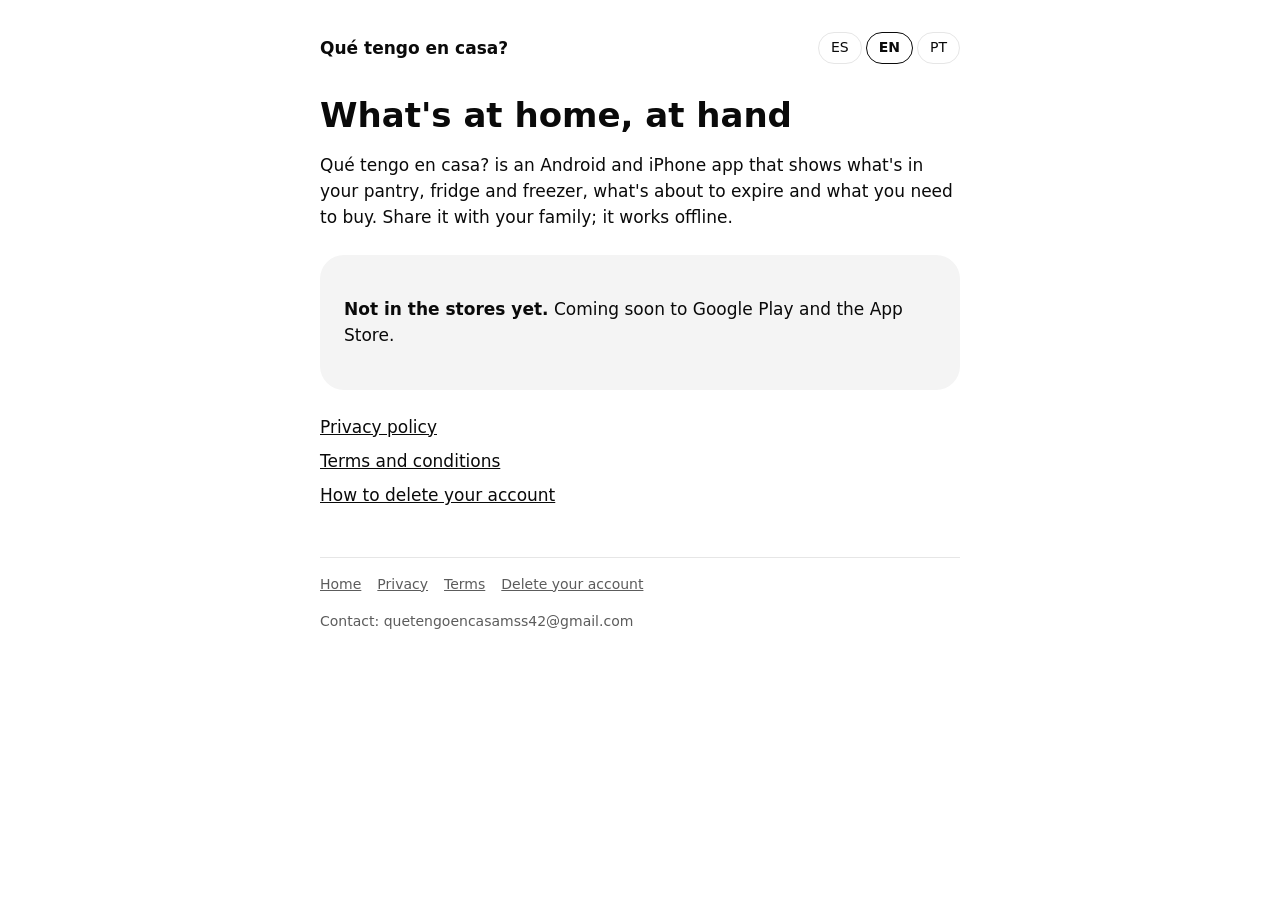
<file: index.html>
<!doctype html>
<html lang="es">
<head>
<meta charset="utf-8">
<meta name="viewport" content="width=device-width, initial-scale=1">
<title>Qué tengo en casa?</title>
<link rel="stylesheet" href="/estilos.css">
<script src="/idioma.js"></script>
</head>
<body>
<main>
<header>
<a class="marca" href="/">Qué tengo en casa?</a>
<nav class="idiomas" aria-label="Idioma / Language / Idioma">
<button type="button" value="es">ES</button><button type="button" value="en">EN</button><button type="button" value="pt">PT</button>
</nav>
</header>
<div data-idioma="es" hidden>
<h1>Lo que hay en tu casa, a mano</h1>
<p>Qué tengo en casa? es una app para Android y iPhone que muestra qué hay en la despensa, la heladera y el freezer, qué está por vencer y qué hay que comprar. Se comparte con la familia y funciona sin conexión.</p>
<div class="tarjeta"><p><strong>Todavía no está en las tiendas.</strong> Muy pronto en Google Play y en el App Store.</p></div>
<ul class="enlaces"><li><a href="/privacidad.html">Política de privacidad</a></li><li><a href="/terminos.html">Términos y condiciones</a></li><li><a href="/eliminar-cuenta.html">Cómo eliminar tu cuenta</a></li></ul>
</div>
<div data-idioma="en" hidden>
<h1>What's at home, at hand</h1>
<p>Qué tengo en casa? is an Android and iPhone app that shows what's in your pantry, fridge and freezer, what's about to expire and what you need to buy. Share it with your family; it works offline.</p>
<div class="tarjeta"><p><strong>Not in the stores yet.</strong> Coming soon to Google Play and the App Store.</p></div>
<ul class="enlaces"><li><a href="/privacidad.html">Privacy policy</a></li><li><a href="/terminos.html">Terms and conditions</a></li><li><a href="/eliminar-cuenta.html">How to delete your account</a></li></ul>
</div>
<div data-idioma="pt" hidden>
<h1>O que tem em casa, na mão</h1>
<p>O Qué tengo en casa? é um app para Android e iPhone que mostra o que há na despensa, na geladeira e no freezer, o que está para vencer e o que precisa comprar. Compartilhe com a família; funciona sem internet.</p>
<div class="tarjeta"><p><strong>Ainda não está nas lojas.</strong> Em breve no Google Play e na App Store.</p></div>
<ul class="enlaces"><li><a href="/privacidad.html">Política de privacidade</a></li><li><a href="/terminos.html">Termos e condições</a></li><li><a href="/eliminar-cuenta.html">Como excluir sua conta</a></li></ul>
</div>

<div data-idioma="es" hidden><footer><a href="/">Inicio</a><a href="/privacidad.html">Privacidad</a><a href="/terminos.html">Términos</a><a href="/eliminar-cuenta.html">Eliminar la cuenta</a><span>Contacto: quetengoencasamss42@gmail.com</span></footer></div><div data-idioma="en" hidden><footer><a href="/">Home</a><a href="/privacidad.html">Privacy</a><a href="/terminos.html">Terms</a><a href="/eliminar-cuenta.html">Delete your account</a><span>Contact: quetengoencasamss42@gmail.com</span></footer></div><div data-idioma="pt" hidden><footer><a href="/">Início</a><a href="/privacidad.html">Privacidade</a><a href="/terminos.html">Termos</a><a href="/eliminar-cuenta.html">Excluir a conta</a><span>Contato: quetengoencasamss42@gmail.com</span></footer></div>
</main>

</body>
</html>
</file>
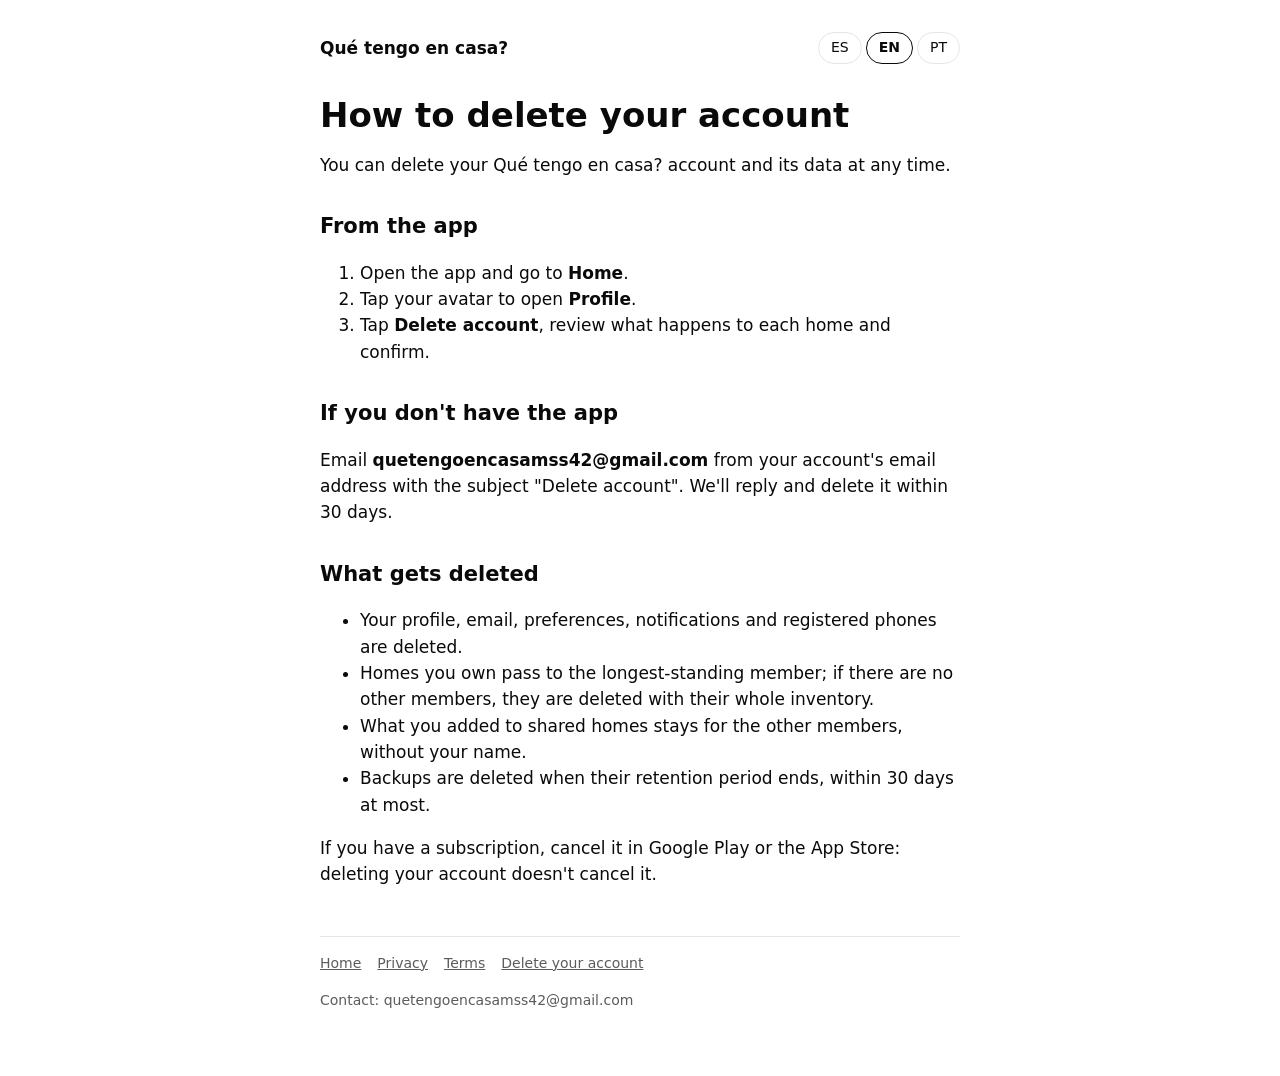
<file: eliminar-cuenta.html>
<!doctype html>
<html lang="es">
<head>
<meta charset="utf-8">
<meta name="viewport" content="width=device-width, initial-scale=1">
<title>Eliminar la cuenta · Qué tengo en casa?</title>
<link rel="stylesheet" href="/estilos.css">
<script src="/idioma.js"></script>
</head>
<body>
<main>
<header>
<a class="marca" href="/">Qué tengo en casa?</a>
<nav class="idiomas" aria-label="Idioma / Language / Idioma">
<button type="button" value="es">ES</button><button type="button" value="en">EN</button><button type="button" value="pt">PT</button>
</nav>
</header>
<div data-idioma="es" hidden>
<h1>Cómo eliminar tu cuenta</h1>
<p>Podés eliminar tu cuenta de Qué tengo en casa? y sus datos en cualquier momento.</p>
<h2>Desde la app</h2>
<ol><li>Abrí la app y entrá a <strong>Casa</strong>.</li><li>Tocá tu avatar para abrir <strong>Perfil</strong>.</li><li>Tocá <strong>Eliminar cuenta</strong>, revisá qué pasa con cada casa y confirmá.</li></ol>
<h2>Si no tenés la app</h2>
<p>Escribinos a <strong>quetengoencasamss42@gmail.com</strong> desde el email de tu cuenta con el asunto «Eliminar cuenta». Te respondemos y la eliminamos en un plazo de 30 días.</p>
<h2>Qué se borra</h2>
<ul><li>Se borran tu perfil, tu email, tus preferencias, tus avisos y los teléfonos registrados.</li>
<li>Las casas de las que sos dueño pasan al miembro más antiguo; si no hay otro miembro, se eliminan con todo su inventario.</li>
<li>Lo que cargaste en casas compartidas queda para los demás miembros, sin tu nombre.</li>
<li>Las copias de seguridad se borran cuando vence su retención, en 30 días como máximo.</li></ul>
<p>Si tenés una suscripción, cancelala en Google Play o en el App Store: eliminar la cuenta no la cancela.</p>
</div>
<div data-idioma="en" hidden>
<h1>How to delete your account</h1>
<p>You can delete your Qué tengo en casa? account and its data at any time.</p>
<h2>From the app</h2>
<ol><li>Open the app and go to <strong>Home</strong>.</li><li>Tap your avatar to open <strong>Profile</strong>.</li><li>Tap <strong>Delete account</strong>, review what happens to each home and confirm.</li></ol>
<h2>If you don't have the app</h2>
<p>Email <strong>quetengoencasamss42@gmail.com</strong> from your account's email address with the subject "Delete account". We'll reply and delete it within 30 days.</p>
<h2>What gets deleted</h2>
<ul><li>Your profile, email, preferences, notifications and registered phones are deleted.</li>
<li>Homes you own pass to the longest-standing member; if there are no other members, they are deleted with their whole inventory.</li>
<li>What you added to shared homes stays for the other members, without your name.</li>
<li>Backups are deleted when their retention period ends, within 30 days at most.</li></ul>
<p>If you have a subscription, cancel it in Google Play or the App Store: deleting your account doesn't cancel it.</p>
</div>
<div data-idioma="pt" hidden>
<h1>Como excluir sua conta</h1>
<p>Você pode excluir sua conta do Qué tengo en casa? e os seus dados a qualquer momento.</p>
<h2>Pelo app</h2>
<ol><li>Abra o app e vá em <strong>Casa</strong>.</li><li>Toque no seu avatar para abrir o <strong>Perfil</strong>.</li><li>Toque em <strong>Excluir conta</strong>, veja o que acontece com cada casa e confirme.</li></ol>
<h2>Se você não tem o app</h2>
<p>Escreva para <strong>quetengoencasamss42@gmail.com</strong> a partir do e-mail da sua conta com o assunto "Excluir conta". Respondemos e excluímos em até 30 dias.</p>
<h2>O que é excluído</h2>
<ul><li>Seu perfil, e-mail, preferências, avisos e celulares registrados são excluídos.</li>
<li>As casas das quais você é dono passam para o membro mais antigo; se não houver outro membro, são excluídas com todo o estoque.</li>
<li>O que você cadastrou em casas compartilhadas fica para os outros membros, sem o seu nome.</li>
<li>As cópias de segurança são apagadas quando vence a retenção, em no máximo 30 dias.</li></ul>
<p>Se você tem uma assinatura, cancele no Google Play ou na App Store: excluir a conta não a cancela.</p>
</div>

<div data-idioma="es" hidden><footer><a href="/">Inicio</a><a href="/privacidad.html">Privacidad</a><a href="/terminos.html">Términos</a><a href="/eliminar-cuenta.html">Eliminar la cuenta</a><span>Contacto: quetengoencasamss42@gmail.com</span></footer></div><div data-idioma="en" hidden><footer><a href="/">Home</a><a href="/privacidad.html">Privacy</a><a href="/terminos.html">Terms</a><a href="/eliminar-cuenta.html">Delete your account</a><span>Contact: quetengoencasamss42@gmail.com</span></footer></div><div data-idioma="pt" hidden><footer><a href="/">Início</a><a href="/privacidad.html">Privacidade</a><a href="/terminos.html">Termos</a><a href="/eliminar-cuenta.html">Excluir a conta</a><span>Contato: quetengoencasamss42@gmail.com</span></footer></div>
</main>

</body>
</html>
</file>
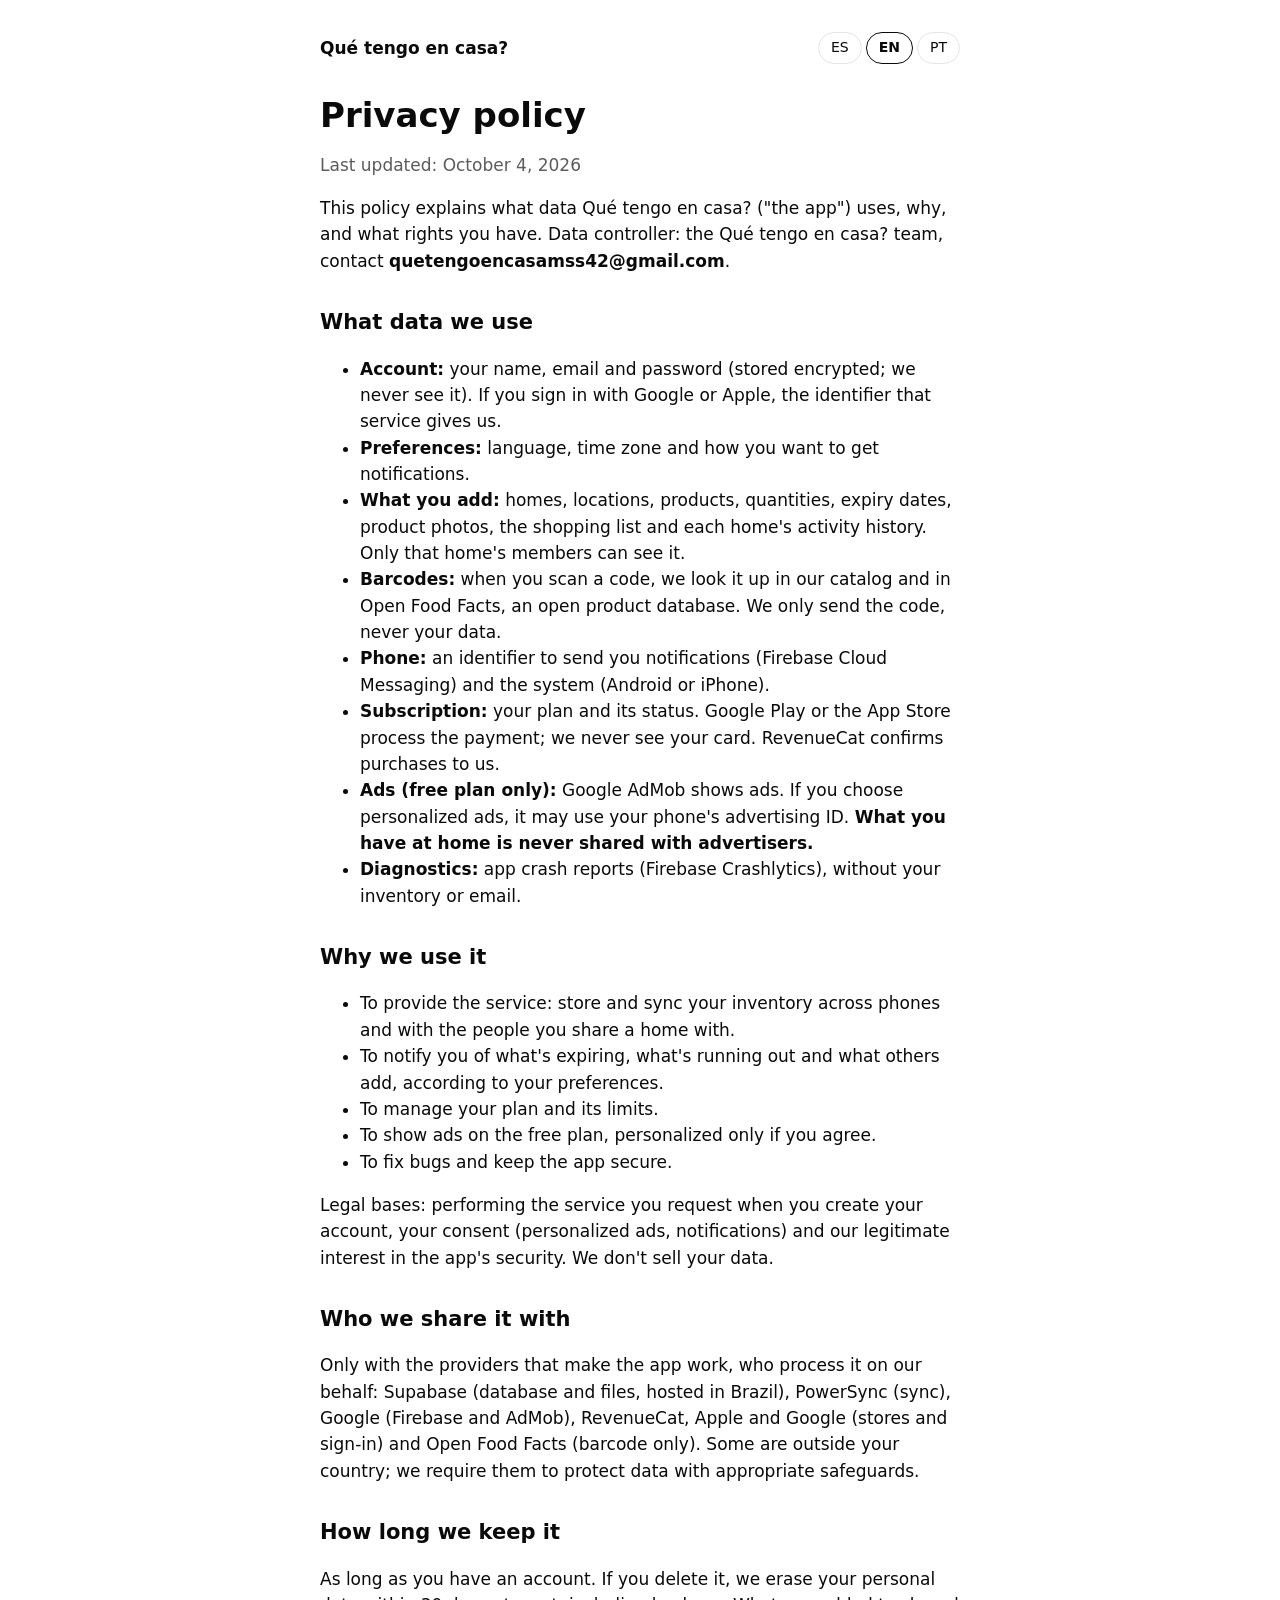
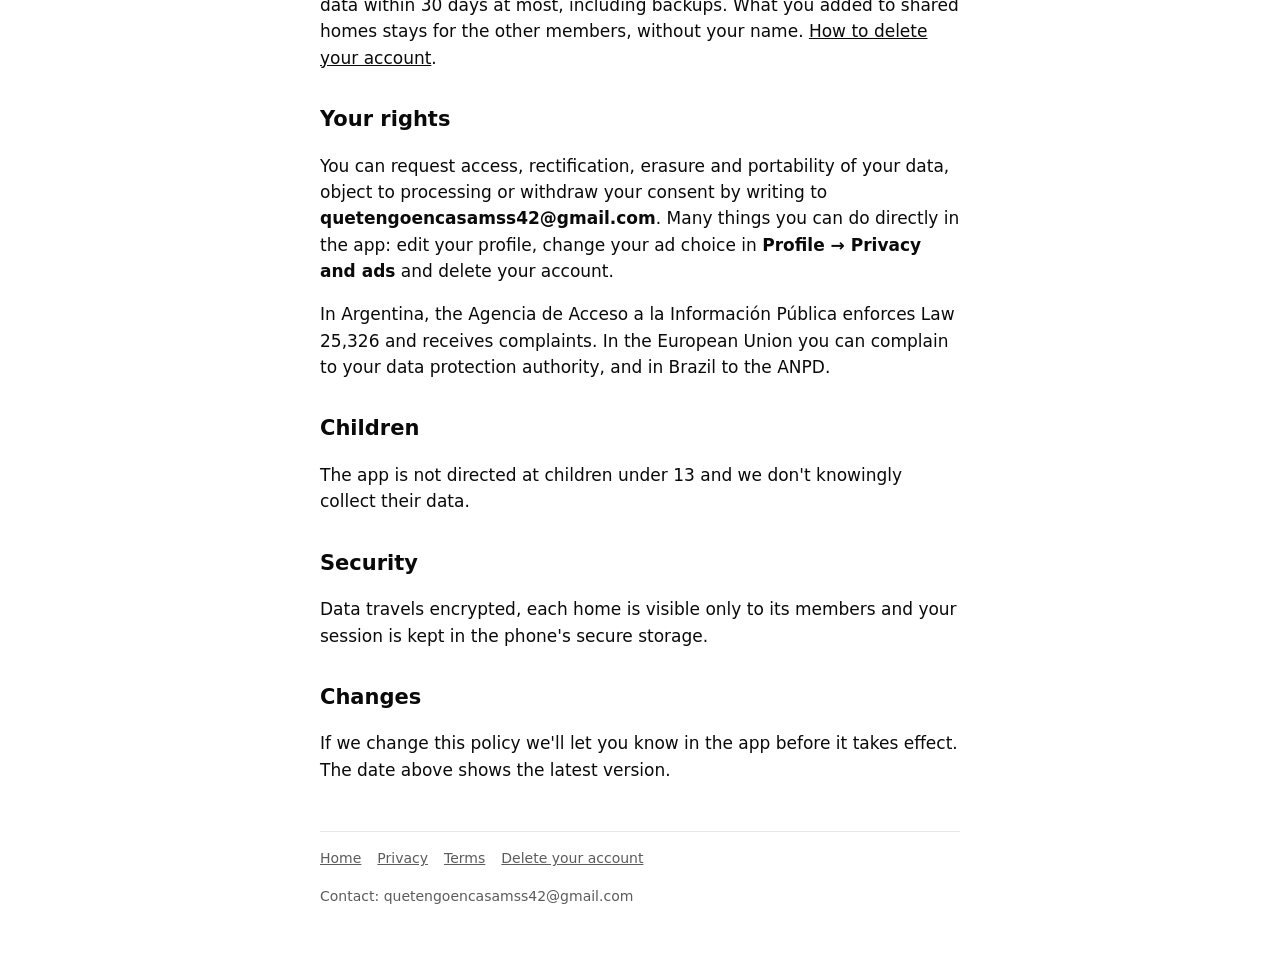
<file: privacidad.html>
<!doctype html>
<html lang="es">
<head>
<meta charset="utf-8">
<meta name="viewport" content="width=device-width, initial-scale=1">
<title>Privacidad · Qué tengo en casa?</title>
<link rel="stylesheet" href="/estilos.css">
<script src="/idioma.js"></script>
</head>
<body>
<main>
<header>
<a class="marca" href="/">Qué tengo en casa?</a>
<nav class="idiomas" aria-label="Idioma / Language / Idioma">
<button type="button" value="es">ES</button><button type="button" value="en">EN</button><button type="button" value="pt">PT</button>
</nav>
</header>
<div data-idioma="es" hidden>
<h1>Política de privacidad</h1>
<p class="tenue">Última actualización: 4 de octubre de 2026</p>
<p>Esta política explica qué datos usa Qué tengo en casa? («la app»), para qué y qué derechos tenés. Responsable del tratamiento: el equipo de Qué tengo en casa?, con contacto en <strong>quetengoencasamss42@gmail.com</strong>.</p>
<h2>Qué datos usamos</h2>
<ul>
<li><strong>Cuenta:</strong> tu nombre, tu email y tu contraseña (guardada cifrada; nunca la vemos). Si entrás con Google o Apple, el identificador que nos da ese servicio.</li>
<li><strong>Preferencias:</strong> idioma, zona horaria y cómo querés recibir avisos.</li>
<li><strong>Lo que cargás:</strong> casas, ubicaciones, productos, cantidades, fechas de vencimiento, fotos de productos, la lista de compras y el historial de movimientos de cada casa. Lo ven solo los miembros de esa casa.</li>
<li><strong>Códigos de barras:</strong> cuando escaneás un código, lo consultamos en nuestro catálogo y en Open Food Facts, una base abierta de productos. Solo enviamos el código, nunca datos tuyos.</li>
<li><strong>Teléfono:</strong> un identificador para mandarte avisos (Firebase Cloud Messaging) y el sistema (Android o iPhone).</li>
<li><strong>Suscripción:</strong> tu plan y su estado. El pago lo procesan Google Play o el App Store; nosotros no vemos tu tarjeta. RevenueCat nos confirma las compras.</li>
<li><strong>Publicidad (solo plan gratis):</strong> Google AdMob muestra anuncios. Si elegís anuncios personalizados, puede usar el identificador de publicidad de tu teléfono. <strong>Lo que tenés en tu casa nunca se comparte con anunciantes.</strong></li>
<li><strong>Diagnóstico:</strong> informes de cierres de la app (Firebase Crashlytics), sin tu inventario ni tu email.</li>
</ul>
<h2>Para qué los usamos</h2>
<ul><li>Darte el servicio: guardar y sincronizar tu inventario entre teléfonos y con las personas con quienes compartís una casa.</li>
<li>Avisarte lo que vence, lo que falta y lo que cargan los demás, según tus preferencias.</li>
<li>Gestionar tu plan y sus límites.</li>
<li>Mostrar anuncios en el plan gratis, personalizados solo si lo aceptás.</li>
<li>Corregir errores y mantener la app segura.</li></ul>
<p>Bases legales: la ejecución del servicio que pedís al crear la cuenta, tu consentimiento (anuncios personalizados, avisos) y nuestro interés legítimo en la seguridad de la app. No vendemos tus datos.</p>
<h2>Con quién se comparten</h2>
<p>Solo con los proveedores que hacen funcionar la app, que los tratan por cuenta nuestra: Supabase (base de datos y archivos, alojada en Brasil), PowerSync (sincronización), Google (Firebase y AdMob), RevenueCat, Apple y Google (tiendas e inicio de sesión) y Open Food Facts (solo el código de barras). Algunos están fuera de tu país; exigimos que protejan los datos con garantías adecuadas.</p>
<h2>Cuánto tiempo los guardamos</h2>
<p>Mientras tengas la cuenta. Si la eliminás, borramos tus datos personales en 30 días como máximo, incluidas las copias de seguridad. Lo que cargaste en casas compartidas queda para los demás miembros, sin tu nombre. <a href="/eliminar-cuenta.html">Cómo eliminar la cuenta</a>.</p>
<h2>Tus derechos</h2>
<p>Podés pedir acceso, rectificación, supresión y portabilidad de tus datos, oponerte a un tratamiento o retirar tu consentimiento, escribiendo a <strong>quetengoencasamss42@gmail.com</strong>. Muchas cosas las podés hacer directo en la app: editar tu perfil, cambiar la elección de anuncios en <strong>Perfil → Privacidad y anuncios</strong> y eliminar la cuenta.</p>
<p>En Argentina, la Agencia de Acceso a la Información Pública es el órgano de control de la Ley 25.326 y recibe denuncias por incumplimientos. En la Unión Europea podés reclamar ante tu autoridad de protección de datos, y en Brasil ante la ANPD.</p>
<h2>Menores</h2>
<p>La app no está dirigida a menores de 13 años y no recolectamos a sabiendas sus datos.</p>
<h2>Seguridad</h2>
<p>Los datos viajan cifrados, cada casa solo es visible para sus miembros y la sesión se guarda en el almacenamiento seguro del teléfono.</p>
<h2>Cambios</h2>
<p>Si cambiamos esta política te avisamos en la app antes de que rija. La fecha de arriba indica la última versión.</p>
</div>
<div data-idioma="en" hidden>
<h1>Privacy policy</h1>
<p class="tenue">Last updated: October 4, 2026</p>
<p>This policy explains what data Qué tengo en casa? ("the app") uses, why, and what rights you have. Data controller: the Qué tengo en casa? team, contact <strong>quetengoencasamss42@gmail.com</strong>.</p>
<h2>What data we use</h2>
<ul>
<li><strong>Account:</strong> your name, email and password (stored encrypted; we never see it). If you sign in with Google or Apple, the identifier that service gives us.</li>
<li><strong>Preferences:</strong> language, time zone and how you want to get notifications.</li>
<li><strong>What you add:</strong> homes, locations, products, quantities, expiry dates, product photos, the shopping list and each home's activity history. Only that home's members can see it.</li>
<li><strong>Barcodes:</strong> when you scan a code, we look it up in our catalog and in Open Food Facts, an open product database. We only send the code, never your data.</li>
<li><strong>Phone:</strong> an identifier to send you notifications (Firebase Cloud Messaging) and the system (Android or iPhone).</li>
<li><strong>Subscription:</strong> your plan and its status. Google Play or the App Store process the payment; we never see your card. RevenueCat confirms purchases to us.</li>
<li><strong>Ads (free plan only):</strong> Google AdMob shows ads. If you choose personalized ads, it may use your phone's advertising ID. <strong>What you have at home is never shared with advertisers.</strong></li>
<li><strong>Diagnostics:</strong> app crash reports (Firebase Crashlytics), without your inventory or email.</li>
</ul>
<h2>Why we use it</h2>
<ul><li>To provide the service: store and sync your inventory across phones and with the people you share a home with.</li>
<li>To notify you of what's expiring, what's running out and what others add, according to your preferences.</li>
<li>To manage your plan and its limits.</li>
<li>To show ads on the free plan, personalized only if you agree.</li>
<li>To fix bugs and keep the app secure.</li></ul>
<p>Legal bases: performing the service you request when you create your account, your consent (personalized ads, notifications) and our legitimate interest in the app's security. We don't sell your data.</p>
<h2>Who we share it with</h2>
<p>Only with the providers that make the app work, who process it on our behalf: Supabase (database and files, hosted in Brazil), PowerSync (sync), Google (Firebase and AdMob), RevenueCat, Apple and Google (stores and sign-in) and Open Food Facts (barcode only). Some are outside your country; we require them to protect data with appropriate safeguards.</p>
<h2>How long we keep it</h2>
<p>As long as you have an account. If you delete it, we erase your personal data within 30 days at most, including backups. What you added to shared homes stays for the other members, without your name. <a href="/eliminar-cuenta.html">How to delete your account</a>.</p>
<h2>Your rights</h2>
<p>You can request access, rectification, erasure and portability of your data, object to processing or withdraw your consent by writing to <strong>quetengoencasamss42@gmail.com</strong>. Many things you can do directly in the app: edit your profile, change your ad choice in <strong>Profile → Privacy and ads</strong> and delete your account.</p>
<p>In Argentina, the Agencia de Acceso a la Información Pública enforces Law 25,326 and receives complaints. In the European Union you can complain to your data protection authority, and in Brazil to the ANPD.</p>
<h2>Children</h2>
<p>The app is not directed at children under 13 and we don't knowingly collect their data.</p>
<h2>Security</h2>
<p>Data travels encrypted, each home is visible only to its members and your session is kept in the phone's secure storage.</p>
<h2>Changes</h2>
<p>If we change this policy we'll let you know in the app before it takes effect. The date above shows the latest version.</p>
</div>
<div data-idioma="pt" hidden>
<h1>Política de privacidade</h1>
<p class="tenue">Última atualização: 4 de outubro de 2026</p>
<p>Esta política explica quais dados o Qué tengo en casa? ("o app") usa, para quê e quais são os seus direitos. Controlador: a equipe do Qué tengo en casa?, contato <strong>quetengoencasamss42@gmail.com</strong>.</p>
<h2>Quais dados usamos</h2>
<ul>
<li><strong>Conta:</strong> seu nome, e-mail e senha (guardada criptografada; nunca a vemos). Se você entra com Google ou Apple, o identificador que esse serviço nos fornece.</li>
<li><strong>Preferências:</strong> idioma, fuso horário e como você quer receber avisos.</li>
<li><strong>O que você cadastra:</strong> casas, locais, produtos, quantidades, datas de validade, fotos de produtos, a lista de compras e o histórico de cada casa. Só os membros dessa casa veem.</li>
<li><strong>Códigos de barras:</strong> quando você escaneia um código, consultamos nosso catálogo e o Open Food Facts, uma base aberta de produtos. Enviamos só o código, nunca dados seus.</li>
<li><strong>Celular:</strong> um identificador para enviar avisos (Firebase Cloud Messaging) e o sistema (Android ou iPhone).</li>
<li><strong>Assinatura:</strong> seu plano e o status. O pagamento é processado pelo Google Play ou pela App Store; não vemos seu cartão. A RevenueCat nos confirma as compras.</li>
<li><strong>Publicidade (só no plano grátis):</strong> o Google AdMob mostra anúncios. Se você escolher anúncios personalizados, ele pode usar o identificador de publicidade do celular. <strong>O que você tem em casa nunca é compartilhado com anunciantes.</strong></li>
<li><strong>Diagnóstico:</strong> relatórios de falhas do app (Firebase Crashlytics), sem seu estoque nem seu e-mail.</li>
</ul>
<h2>Para que usamos</h2>
<ul><li>Prestar o serviço: guardar e sincronizar seu estoque entre celulares e com as pessoas com quem você compartilha uma casa.</li>
<li>Avisar o que vence, o que falta e o que os outros cadastram, conforme suas preferências.</li>
<li>Gerenciar seu plano e os limites.</li>
<li>Mostrar anúncios no plano grátis, personalizados só se você aceitar.</li>
<li>Corrigir erros e manter o app seguro.</li></ul>
<p>Bases legais: a execução do serviço que você pede ao criar a conta, o seu consentimento (anúncios personalizados, avisos) e o nosso legítimo interesse na segurança do app. Não vendemos seus dados.</p>
<h2>Com quem compartilhamos</h2>
<p>Só com os fornecedores que fazem o app funcionar, que tratam os dados em nosso nome: Supabase (banco de dados e arquivos, hospedado no Brasil), PowerSync (sincronização), Google (Firebase e AdMob), RevenueCat, Apple e Google (lojas e login) e Open Food Facts (só o código de barras). Alguns estão fora do seu país; exigimos que protejam os dados com garantias adequadas.</p>
<h2>Por quanto tempo guardamos</h2>
<p>Enquanto você tiver a conta. Se você excluir, apagamos seus dados pessoais em no máximo 30 dias, incluídas as cópias de segurança. O que você cadastrou em casas compartilhadas fica para os outros membros, sem o seu nome. <a href="/eliminar-cuenta.html">Como excluir a conta</a>.</p>
<h2>Seus direitos</h2>
<p>Você pode pedir acesso, correção, eliminação e portabilidade dos seus dados, se opor a um tratamento ou revogar o consentimento escrevendo para <strong>quetengoencasamss42@gmail.com</strong>. Muita coisa você faz direto no app: editar o perfil, mudar a escolha de anúncios em <strong>Perfil → Privacidade e anúncios</strong> e excluir a conta.</p>
<p>No Brasil, você pode reclamar à ANPD. Na Argentina, a Agencia de Acceso a la Información Pública fiscaliza a Lei 25.326, e na União Europeia, a autoridade de proteção de dados do seu país.</p>
<h2>Menores</h2>
<p>O app não é dirigido a menores de 13 anos e não coletamos conscientemente seus dados.</p>
<h2>Segurança</h2>
<p>Os dados trafegam criptografados, cada casa só é visível para os seus membros e a sessão fica no armazenamento seguro do celular.</p>
<h2>Mudanças</h2>
<p>Se mudarmos esta política, avisamos no app antes de entrar em vigor. A data acima indica a última versão.</p>
</div>

<div data-idioma="es" hidden><footer><a href="/">Inicio</a><a href="/privacidad.html">Privacidad</a><a href="/terminos.html">Términos</a><a href="/eliminar-cuenta.html">Eliminar la cuenta</a><span>Contacto: quetengoencasamss42@gmail.com</span></footer></div><div data-idioma="en" hidden><footer><a href="/">Home</a><a href="/privacidad.html">Privacy</a><a href="/terminos.html">Terms</a><a href="/eliminar-cuenta.html">Delete your account</a><span>Contact: quetengoencasamss42@gmail.com</span></footer></div><div data-idioma="pt" hidden><footer><a href="/">Início</a><a href="/privacidad.html">Privacidade</a><a href="/terminos.html">Termos</a><a href="/eliminar-cuenta.html">Excluir a conta</a><span>Contato: quetengoencasamss42@gmail.com</span></footer></div>
</main>

</body>
</html>
</file>
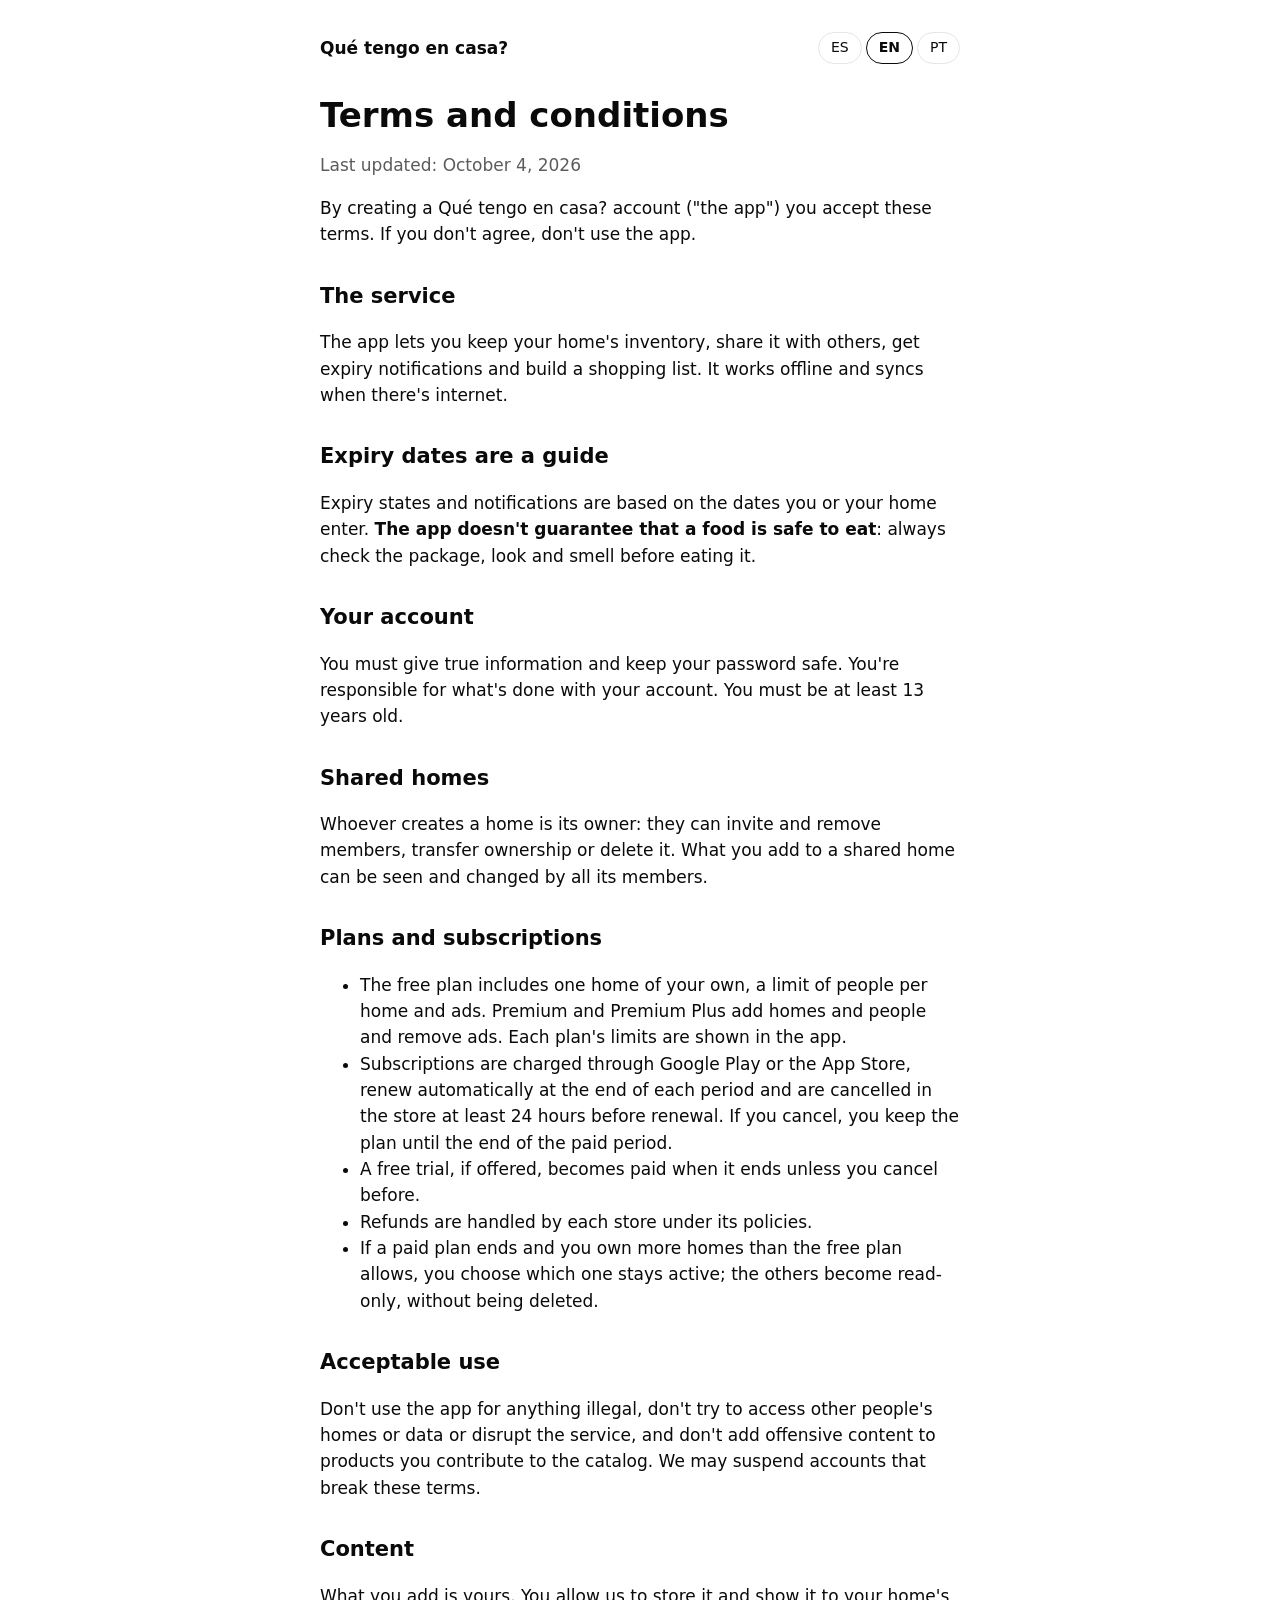
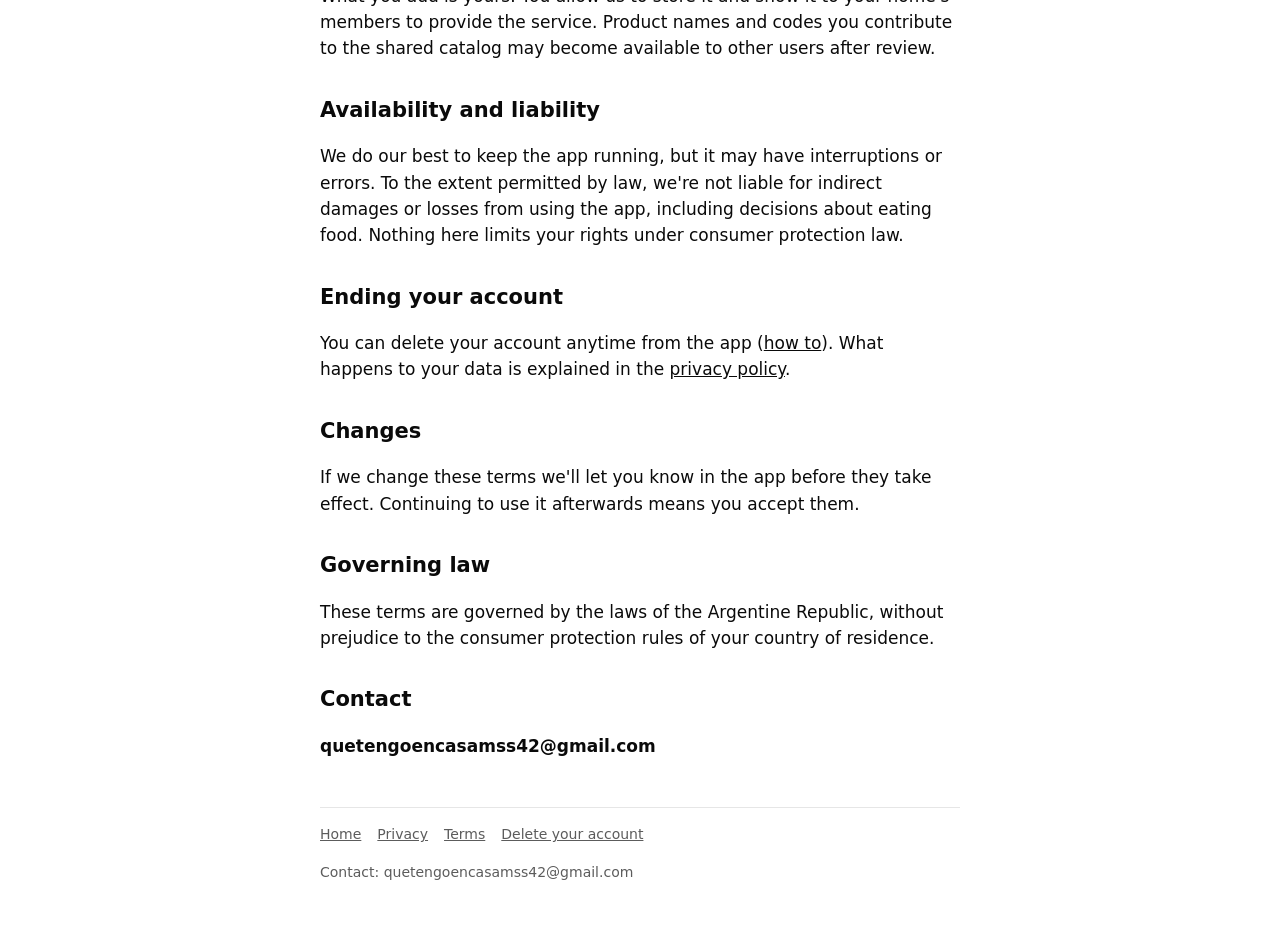
<file: terminos.html>
<!doctype html>
<html lang="es">
<head>
<meta charset="utf-8">
<meta name="viewport" content="width=device-width, initial-scale=1">
<title>Términos · Qué tengo en casa?</title>
<link rel="stylesheet" href="/estilos.css">
<script src="/idioma.js"></script>
</head>
<body>
<main>
<header>
<a class="marca" href="/">Qué tengo en casa?</a>
<nav class="idiomas" aria-label="Idioma / Language / Idioma">
<button type="button" value="es">ES</button><button type="button" value="en">EN</button><button type="button" value="pt">PT</button>
</nav>
</header>
<div data-idioma="es" hidden>
<h1>Términos y condiciones</h1>
<p class="tenue">Última actualización: 4 de octubre de 2026</p>
<p>Al crear una cuenta en Qué tengo en casa? («la app») aceptás estos términos. Si no estás de acuerdo, no uses la app.</p>
<h2>El servicio</h2>
<p>La app sirve para llevar el inventario de tu casa, compartirlo con otras personas, recibir avisos de vencimientos y armar la lista de compras. Funciona sin conexión y se sincroniza cuando hay internet.</p>
<h2>Los vencimientos son orientativos</h2>
<p>Los estados y avisos de vencimiento se calculan con las fechas que cargás vos o tu casa. <strong>La app no garantiza que un alimento esté en condiciones de consumirse</strong>: revisá siempre el envase, el aspecto y el olor antes de comerlo.</p>
<h2>Tu cuenta</h2>
<p>Tenés que dar datos verdaderos y cuidar tu contraseña. Sos responsable de lo que se haga con tu cuenta. Tenés que tener al menos 13 años.</p>
<h2>Casas compartidas</h2>
<p>Quien crea una casa es su propietario: puede invitar y sacar miembros, transferir la propiedad o eliminarla. Lo que cargás en una casa compartida lo ven y lo pueden cambiar todos sus miembros.</p>
<h2>Planes y suscripciones</h2>
<ul><li>El plan gratis incluye una casa propia, un tope de personas por casa y publicidad. Los planes Premium y Premium Plus suman casas y personas y quitan los anuncios. Los topes de cada plan se muestran en la app.</li>
<li>Las suscripciones se cobran por Google Play o el App Store, se renuevan solas al final de cada período y se cancelan desde la tienda, al menos 24 horas antes de la renovación. Si cancelás, seguís con el plan hasta el final del período pagado.</li>
<li>La prueba gratis, si se ofrece, pasa a cobrarse al terminar salvo que la canceles antes.</li>
<li>Los reembolsos los maneja cada tienda según sus políticas.</li>
<li>Si termina un plan pago y tenés más casas de las que permite el gratis, elegís cuál sigue activa; las demás quedan en solo lectura, sin borrarse.</li></ul>
<h2>Uso aceptable</h2>
<p>No uses la app para nada ilegal, no intentes acceder a casas o datos ajenos ni afectar el servicio, y no cargues contenido ofensivo en los productos que aportás al catálogo. Podemos suspender cuentas que incumplan estos términos.</p>
<h2>Contenido</h2>
<p>Lo que cargás es tuyo. Nos das permiso para guardarlo y mostrarlo a los miembros de tu casa para prestar el servicio. Los nombres y códigos de productos que aportás al catálogo común pueden quedar disponibles para otros usuarios, después de una revisión.</p>
<h2>Disponibilidad y responsabilidad</h2>
<p>Hacemos lo posible para que la app funcione siempre, pero puede tener interrupciones o errores. En la medida que permita la ley, no respondemos por daños indirectos ni por pérdidas derivadas del uso de la app, incluidas decisiones sobre el consumo de alimentos. Nada de esto limita los derechos que te da la ley de defensa del consumidor.</p>
<h2>Fin de la cuenta</h2>
<p>Podés eliminar tu cuenta cuando quieras desde la app (<a href="/eliminar-cuenta.html">cómo hacerlo</a>). Qué pasa con tus datos lo explica la <a href="/privacidad.html">política de privacidad</a>.</p>
<h2>Cambios</h2>
<p>Si cambiamos estos términos te avisamos en la app antes de que rijan. Seguir usándola después implica aceptarlos.</p>
<h2>Ley aplicable</h2>
<p>Estos términos se rigen por las leyes de la República Argentina, sin perjuicio de las normas de protección al consumidor de tu país de residencia.</p>
<h2>Contacto</h2>
<p><strong>quetengoencasamss42@gmail.com</strong></p>
</div>
<div data-idioma="en" hidden>
<h1>Terms and conditions</h1>
<p class="tenue">Last updated: October 4, 2026</p>
<p>By creating a Qué tengo en casa? account ("the app") you accept these terms. If you don't agree, don't use the app.</p>
<h2>The service</h2>
<p>The app lets you keep your home's inventory, share it with others, get expiry notifications and build a shopping list. It works offline and syncs when there's internet.</p>
<h2>Expiry dates are a guide</h2>
<p>Expiry states and notifications are based on the dates you or your home enter. <strong>The app doesn't guarantee that a food is safe to eat</strong>: always check the package, look and smell before eating it.</p>
<h2>Your account</h2>
<p>You must give true information and keep your password safe. You're responsible for what's done with your account. You must be at least 13 years old.</p>
<h2>Shared homes</h2>
<p>Whoever creates a home is its owner: they can invite and remove members, transfer ownership or delete it. What you add to a shared home can be seen and changed by all its members.</p>
<h2>Plans and subscriptions</h2>
<ul><li>The free plan includes one home of your own, a limit of people per home and ads. Premium and Premium Plus add homes and people and remove ads. Each plan's limits are shown in the app.</li>
<li>Subscriptions are charged through Google Play or the App Store, renew automatically at the end of each period and are cancelled in the store at least 24 hours before renewal. If you cancel, you keep the plan until the end of the paid period.</li>
<li>A free trial, if offered, becomes paid when it ends unless you cancel before.</li>
<li>Refunds are handled by each store under its policies.</li>
<li>If a paid plan ends and you own more homes than the free plan allows, you choose which one stays active; the others become read-only, without being deleted.</li></ul>
<h2>Acceptable use</h2>
<p>Don't use the app for anything illegal, don't try to access other people's homes or data or disrupt the service, and don't add offensive content to products you contribute to the catalog. We may suspend accounts that break these terms.</p>
<h2>Content</h2>
<p>What you add is yours. You allow us to store it and show it to your home's members to provide the service. Product names and codes you contribute to the shared catalog may become available to other users after review.</p>
<h2>Availability and liability</h2>
<p>We do our best to keep the app running, but it may have interruptions or errors. To the extent permitted by law, we're not liable for indirect damages or losses from using the app, including decisions about eating food. Nothing here limits your rights under consumer protection law.</p>
<h2>Ending your account</h2>
<p>You can delete your account anytime from the app (<a href="/eliminar-cuenta.html">how to</a>). What happens to your data is explained in the <a href="/privacidad.html">privacy policy</a>.</p>
<h2>Changes</h2>
<p>If we change these terms we'll let you know in the app before they take effect. Continuing to use it afterwards means you accept them.</p>
<h2>Governing law</h2>
<p>These terms are governed by the laws of the Argentine Republic, without prejudice to the consumer protection rules of your country of residence.</p>
<h2>Contact</h2>
<p><strong>quetengoencasamss42@gmail.com</strong></p>
</div>
<div data-idioma="pt" hidden>
<h1>Termos e condições</h1>
<p class="tenue">Última atualização: 4 de outubro de 2026</p>
<p>Ao criar uma conta no Qué tengo en casa? ("o app") você aceita estes termos. Se não concordar, não use o app.</p>
<h2>O serviço</h2>
<p>O app serve para controlar o estoque da sua casa, compartilhar com outras pessoas, receber avisos de validade e montar a lista de compras. Funciona sem internet e sincroniza quando há conexão.</p>
<h2>As validades são orientativas</h2>
<p>Os status e avisos de validade são calculados com as datas que você ou sua casa cadastram. <strong>O app não garante que um alimento esteja próprio para consumo</strong>: confira sempre a embalagem, a aparência e o cheiro antes de comer.</p>
<h2>Sua conta</h2>
<p>Você deve informar dados verdadeiros e cuidar da sua senha. Você é responsável pelo que for feito com a sua conta. É preciso ter pelo menos 13 anos.</p>
<h2>Casas compartilhadas</h2>
<p>Quem cria uma casa é o dono: pode convidar e remover membros, transferir a propriedade ou excluí-la. O que você cadastra em uma casa compartilhada pode ser visto e alterado por todos os membros.</p>
<h2>Planos e assinaturas</h2>
<ul><li>O plano grátis inclui uma casa própria, um limite de pessoas por casa e publicidade. Os planos Premium e Premium Plus somam casas e pessoas e tiram os anúncios. Os limites de cada plano aparecem no app.</li>
<li>As assinaturas são cobradas pelo Google Play ou pela App Store, renovam automaticamente ao fim de cada período e são canceladas na loja, pelo menos 24 horas antes da renovação. Se cancelar, você mantém o plano até o fim do período pago.</li>
<li>O teste grátis, se oferecido, passa a ser cobrado ao terminar, a menos que você cancele antes.</li>
<li>Os reembolsos são tratados por cada loja conforme suas políticas.</li>
<li>Se um plano pago terminar e você tiver mais casas do que o grátis permite, você escolhe qual continua ativa; as outras ficam só para leitura, sem serem apagadas.</li></ul>
<h2>Uso aceitável</h2>
<p>Não use o app para nada ilegal, não tente acessar casas ou dados de outras pessoas nem prejudicar o serviço, e não cadastre conteúdo ofensivo nos produtos que você envia ao catálogo. Podemos suspender contas que descumpram estes termos.</p>
<h2>Conteúdo</h2>
<p>O que você cadastra é seu. Você nos autoriza a guardar e mostrar aos membros da sua casa para prestar o serviço. Os nomes e códigos de produtos que você envia ao catálogo comum podem ficar disponíveis para outros usuários, após revisão.</p>
<h2>Disponibilidade e responsabilidade</h2>
<p>Fazemos o possível para o app funcionar sempre, mas pode haver interrupções ou erros. Na medida permitida por lei, não respondemos por danos indiretos nem por perdas decorrentes do uso do app, incluídas decisões sobre o consumo de alimentos. Nada disso limita os direitos que a lei de defesa do consumidor lhe garante.</p>
<h2>Fim da conta</h2>
<p>Você pode excluir sua conta quando quiser pelo app (<a href="/eliminar-cuenta.html">como fazer</a>). O que acontece com seus dados está na <a href="/privacidad.html">política de privacidade</a>.</p>
<h2>Mudanças</h2>
<p>Se mudarmos estes termos, avisamos no app antes de entrarem em vigor. Continuar usando depois significa aceitá-los.</p>
<h2>Lei aplicável</h2>
<p>Estes termos são regidos pelas leis da República Argentina, sem prejuízo das normas de proteção ao consumidor do seu país de residência.</p>
<h2>Contato</h2>
<p><strong>quetengoencasamss42@gmail.com</strong></p>
</div>

<div data-idioma="es" hidden><footer><a href="/">Inicio</a><a href="/privacidad.html">Privacidad</a><a href="/terminos.html">Términos</a><a href="/eliminar-cuenta.html">Eliminar la cuenta</a><span>Contacto: quetengoencasamss42@gmail.com</span></footer></div><div data-idioma="en" hidden><footer><a href="/">Home</a><a href="/privacidad.html">Privacy</a><a href="/terminos.html">Terms</a><a href="/eliminar-cuenta.html">Delete your account</a><span>Contact: quetengoencasamss42@gmail.com</span></footer></div><div data-idioma="pt" hidden><footer><a href="/">Início</a><a href="/privacidad.html">Privacidade</a><a href="/terminos.html">Termos</a><a href="/eliminar-cuenta.html">Excluir a conta</a><span>Contato: quetengoencasamss42@gmail.com</span></footer></div>
</main>

</body>
</html>
</file>
<file: estilos.css>
/* Colores del sistema de diseño de la app (docs/design-system.md), claro y oscuro */
:root {
  --fondo: #ffffff; --tinta: #0a0a0a; --tenue: #5c5c5c; --tarjeta: #f4f4f4;
  --linea: #e6e6e6; --acento: #e5322d; --sobre-acento: #ffffff;
  color-scheme: light;
}
@media (prefers-color-scheme: dark) {
  :root {
    --fondo: #0a0a0a; --tinta: #ffffff; --tenue: #a3a3a3; --tarjeta: #1a1a1a;
    --linea: #2a2a2a; --acento: #ff3b30; color-scheme: dark;
  }
}
* { box-sizing: border-box; }
body { margin: 0; background: var(--fondo); color: var(--tinta); font: 17px/1.55 system-ui, -apple-system, "Segoe UI", sans-serif; }
main { max-width: 680px; margin: 0 auto; padding: 32px 20px 64px; }
header { display: flex; justify-content: space-between; align-items: center; gap: 12px; flex-wrap: wrap; margin-bottom: 32px; }
header a.marca { color: var(--tinta); font-weight: 700; text-decoration: none; }
nav.idiomas { display: flex; gap: 4px; }
nav.idiomas button { font: inherit; font-size: 14px; border: 1.5px solid var(--linea); background: none; color: var(--tinta);
  border-radius: 999px; padding: 4px 12px; cursor: pointer; }
nav.idiomas button[aria-pressed="true"] { border-color: var(--tinta); font-weight: 600; }
h1 { font-size: 34px; line-height: 1.15; margin: 0 0 12px; text-wrap: balance; }
h2 { font-size: 21px; margin: 32px 0 8px; }
p, li { color: var(--tinta); }
.tenue, small { color: var(--tenue); }
a { color: var(--tinta); }
.tarjeta { background: var(--tarjeta); border-radius: 24px; padding: 24px; margin: 24px 0; }
.codigo { text-align: center; }
.codigo span { display: block; font-size: 36px; font-weight: 700; letter-spacing: 8px; }
ul.enlaces { list-style: none; padding: 0; display: grid; gap: 8px; }
footer { margin-top: 48px; padding-top: 16px; border-top: 1px solid var(--linea); font-size: 14px; color: var(--tenue);
  display: flex; gap: 16px; flex-wrap: wrap; }
footer a { color: var(--tenue); }
[hidden] { display: none !important; }
a:focus-visible, button:focus-visible { outline: 2px solid var(--tinta); outline-offset: 2px; }
</file>
